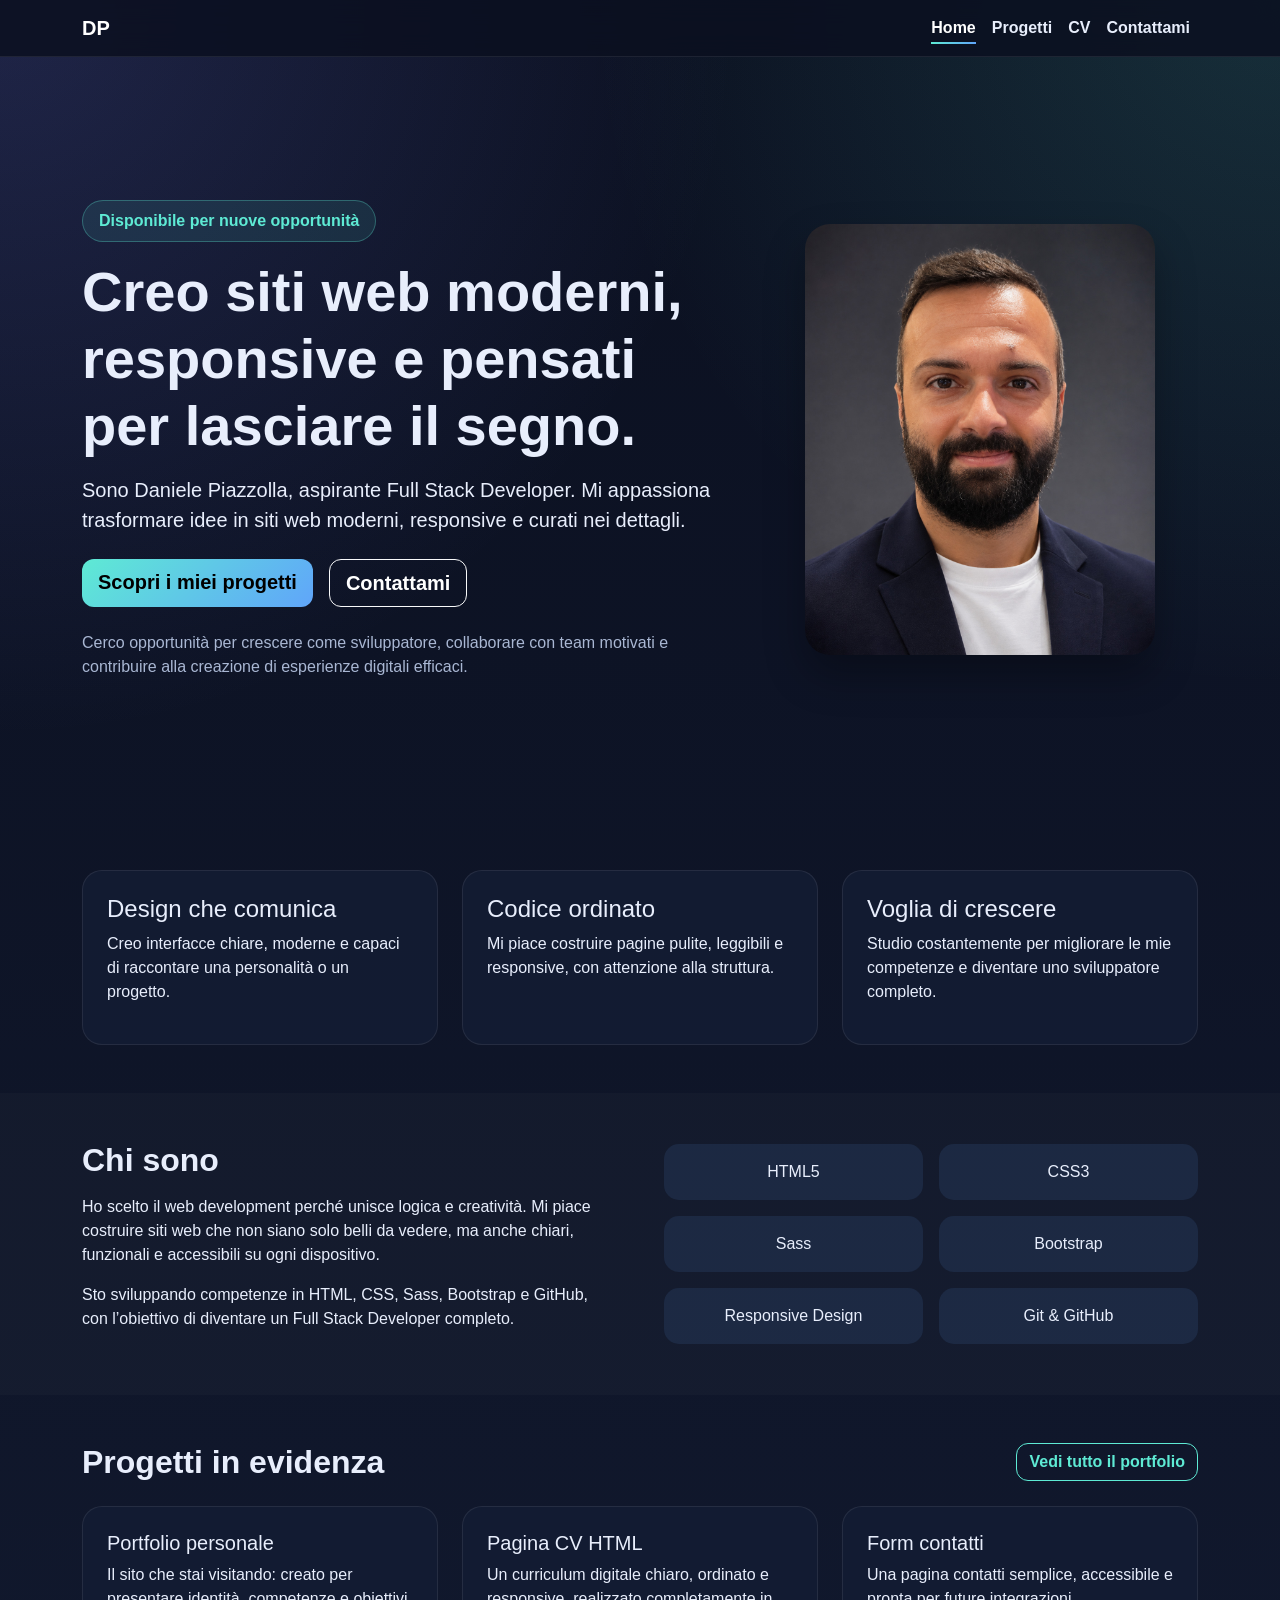
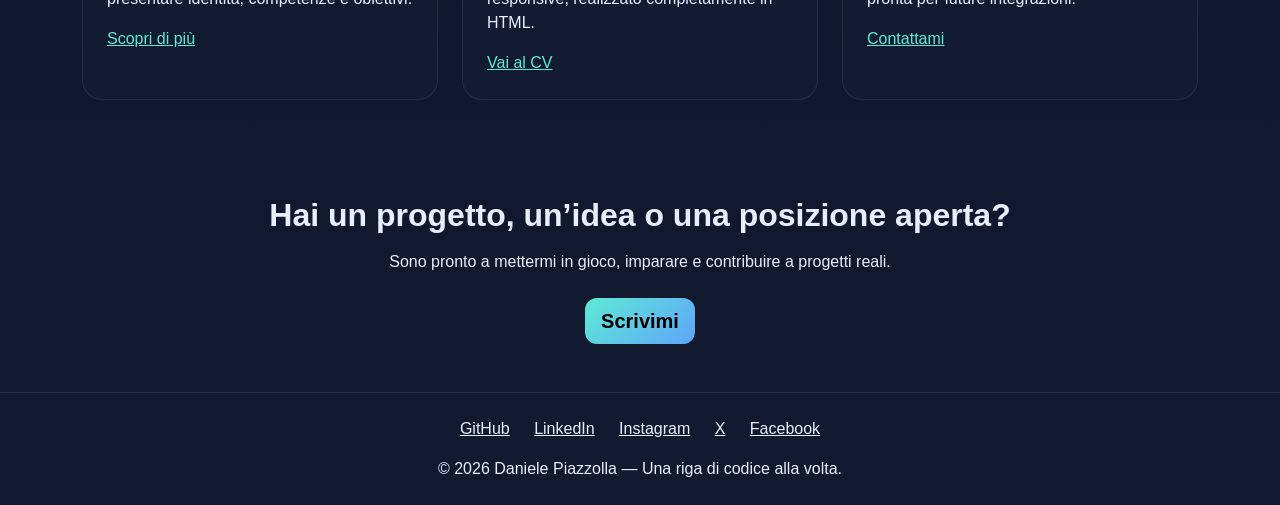
<file: index.html>
<!DOCTYPE html>
<html lang="it">
<head>
  <meta charset="UTF-8">
  <meta name="viewport" content="width=device-width, initial-scale=1.0">
  <title>Daniele Piazzolla | Junior Full Stack Developer</title>
  <meta name="description" content="Portfolio personale di Daniele Piazzolla, aspirante Full Stack Developer. Scopri progetti, CV e contatti.">

  <meta property="og:title" content="Daniele Piazzolla | Junior Full Stack Developer">
  <meta property="og:description" content="Portfolio personale con progetti, CV e contatti.">
  <meta property="og:type" content="website">
  <meta property="og:url" content="https://dlp18.github.io/My-repository/">
  <meta property="og:image" content="assets/img/profile.jpg">

  <link rel="icon" type="image/png" href="assets/img/favicon.png">
  <link href="https://cdn.jsdelivr.net/npm/bootstrap@5.3.8/dist/css/bootstrap.min.css" rel="stylesheet">
  <link rel="stylesheet" href="assets/css/style.css">
</head>

<body>
  <header class="sticky-top">
    <nav class="navbar navbar-expand-lg custom-navbar">
      <div class="container">
        <a class="navbar-brand fw-bold" href="index.html">DP</a>

        <button class="navbar-toggler" type="button" data-bs-toggle="collapse" data-bs-target="#mainMenu">
          <span class="navbar-toggler-icon"></span>
        </button>

        <div class="collapse navbar-collapse" id="mainMenu">
          <ul class="navbar-nav ms-auto">
            <li class="nav-item"><a class="nav-link active" href="index.html">Home</a></li>
            <li class="nav-item"><a class="nav-link" href="progetti.html">Progetti</a></li>
            <li class="nav-item"><a class="nav-link" href="cv.html">CV</a></li>
            <li class="nav-item"><a class="nav-link" href="contattami.html">Contattami</a></li>
          </ul>
        </div>
      </div>
    </nav>
  </header>

  <main>
    <section class="hero py-5">
      <div class="container">
        <div class="row align-items-center g-5">
          <div class="col-lg-7">
            <span class="hero-badge d-inline-block mb-3">Disponibile per nuove opportunità</span>

            <h1 class="display-4 fw-bold mb-3">
              Creo siti web moderni, responsive e pensati per lasciare il segno.
            </h1>

            <p class="lead mb-4">
              Sono Daniele Piazzolla, aspirante Full Stack Developer.
              Mi appassiona trasformare idee in siti web moderni, responsive e curati nei dettagli.
            </p>

            <div class="d-flex flex-wrap gap-3 mb-4">
              <a href="progetti.html" class="btn btn-primary btn-lg">Scopri i miei progetti</a>
              <a href="contattami.html" class="btn btn-outline-light btn-lg">Contattami</a>
            </div>

            <p class="hero-note mb-0">
              Cerco opportunità per crescere come sviluppatore, collaborare con team motivati
              e contribuire alla creazione di esperienze digitali efficaci.
            </p>
          </div>

          <div class="col-lg-5 text-center">
            <img src="assets/img/profile.jpg" alt="Foto profilo di Daniele Piazzolla" class="img-fluid profile-img">
          </div>
        </div>
      </div>
    </section>

    <section class="py-5">
      <div class="container">
        <div class="row g-4">
          <div class="col-md-4">
            <article class="feature-card h-100">
              <h2 class="h4">Design che comunica</h2>
              <p>Creo interfacce chiare, moderne e capaci di raccontare una personalità o un progetto.</p>
            </article>
          </div>

          <div class="col-md-4">
            <article class="feature-card h-100">
              <h2 class="h4">Codice ordinato</h2>
              <p>Mi piace costruire pagine pulite, leggibili e responsive, con attenzione alla struttura.</p>
            </article>
          </div>

          <div class="col-md-4">
            <article class="feature-card h-100">
              <h2 class="h4">Voglia di crescere</h2>
              <p>Studio costantemente per migliorare le mie competenze e diventare uno sviluppatore completo.</p>
            </article>
          </div>
        </div>
      </div>
    </section>

    <section class="py-5 section-alt">
      <div class="container">
        <div class="row g-5 align-items-center">
          <div class="col-lg-6">
            <h2 class="section-title mb-3">Chi sono</h2>

            <p>
              Ho scelto il web development perché unisce logica e creatività.
              Mi piace costruire siti web che non siano solo belli da vedere,
              ma anche chiari, funzionali e accessibili su ogni dispositivo.
            </p>

            <p>
              Sto sviluppando competenze in HTML, CSS, Sass, Bootstrap e GitHub,
              con l’obiettivo di diventare un Full Stack Developer completo.
            </p>
          </div>

          <div class="col-lg-6">
            <div class="skills-grid">
              <div class="skill-card">HTML5</div>
              <div class="skill-card">CSS3</div>
              <div class="skill-card">Sass</div>
              <div class="skill-card">Bootstrap</div>
              <div class="skill-card">Responsive Design</div>
              <div class="skill-card">Git & GitHub</div>
            </div>
          </div>
        </div>
      </div>
    </section>

    <section class="py-5">
      <div class="container">
        <div class="d-flex justify-content-between align-items-center flex-wrap gap-3 mb-4">
          <h2 class="section-title m-0">Progetti in evidenza</h2>
          <a href="progetti.html" class="btn btn-outline-info">Vedi tutto il portfolio</a>
        </div>

        <div class="row g-4">
          <div class="col-lg-4 col-md-6">
            <article class="project-card h-100">
              <h3 class="h5">Portfolio personale</h3>
              <p>Il sito che stai visitando: creato per presentare identità, competenze e obiettivi.</p>
              <a href="progetti.html">Scopri di più</a>
            </article>
          </div>

          <div class="col-lg-4 col-md-6">
            <article class="project-card h-100">
              <h3 class="h5">Pagina CV HTML</h3>
              <p>Un curriculum digitale chiaro, ordinato e responsive, realizzato completamente in HTML.</p>
              <a href="cv.html">Vai al CV</a>
            </article>
          </div>

          <div class="col-lg-4 col-md-6">
            <article class="project-card h-100">
              <h3 class="h5">Form contatti</h3>
              <p>Una pagina contatti semplice, accessibile e pronta per future integrazioni.</p>
              <a href="contattami.html">Contattami</a>
            </article>
          </div>
        </div>
      </div>
    </section>

    <section class="py-5 cta-section">
      <div class="container text-center">
        <h2 class="section-title mb-3">Hai un progetto, un’idea o una posizione aperta?</h2>
        <p class="mb-4">Sono pronto a mettermi in gioco, imparare e contribuire a progetti reali.</p>
        <a href="contattami.html" class="btn btn-primary btn-lg">Scrivimi</a>
      </div>
    </section>
  </main>

  <footer class="py-4">
    <div class="container text-center">
      <div class="footer-links mb-3">
        <a href="https://github.com/Dlp18/My-repository" target="_blank" rel="noopener noreferrer">GitHub</a>
        <a href="https://www.linkedin.com/in/daniele-piazzolla/" target="_blank" rel="noopener noreferrer">LinkedIn</a>
        <a href="https://www.instagram.com/danielepiazzolla/" target="_blank" rel="noopener noreferrer">Instagram</a>
        <a href="https://x.com/Dlp183" target="_blank" rel="noopener noreferrer">X</a>
        <a href="https://www.facebook.com/profile.php?id=100078864397803" target="_blank" rel="noopener noreferrer">Facebook</a>
      </div>
      <p class="mb-0">© 2026 Daniele Piazzolla — Una riga di codice alla volta.</p>
    </div>
  </footer>

  <script src="https://cdn.jsdelivr.net/npm/bootstrap@5.3.8/dist/js/bootstrap.bundle.min.js"></script>
</body>
</html>
</file>
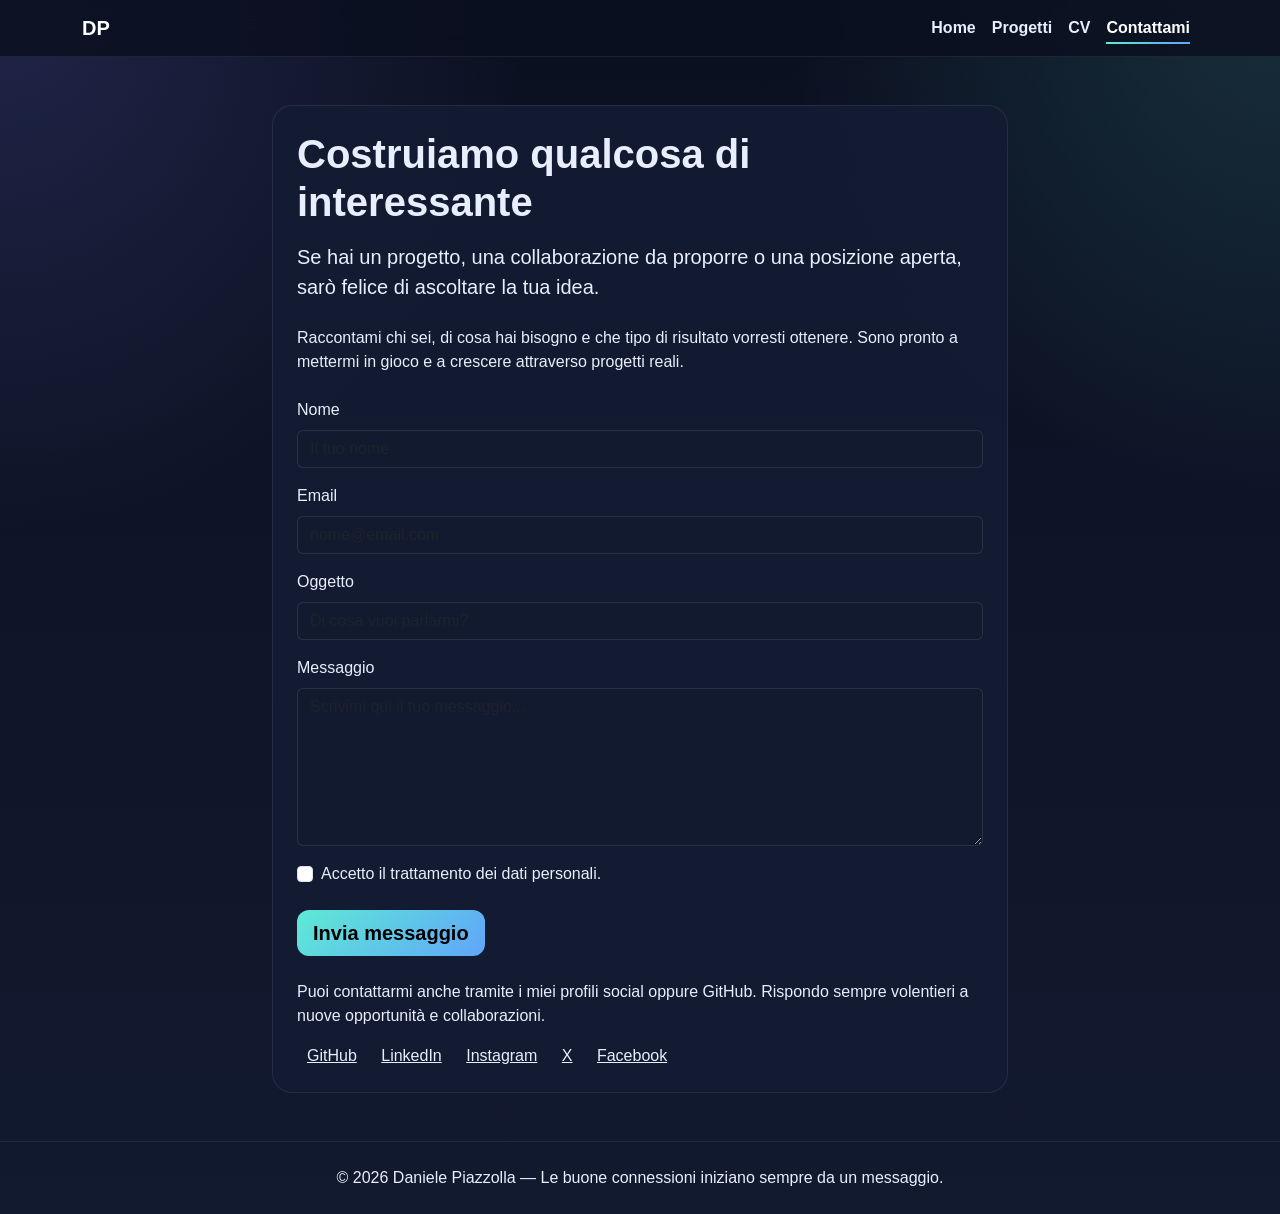
<file: contattami.html>
<!DOCTYPE html>
<html lang="it">
<head>
  <meta charset="UTF-8">
  <meta name="viewport" content="width=device-width, initial-scale=1.0">
  <title>Contattami | Daniele Piazzolla</title>
  <meta name="description" content="Contatta Daniele Piazzolla per collaborazioni, progetti web o opportunità junior developer.">

  <link rel="icon" type="image/png" href="assets/img/favicon.png">
  <link href="https://cdn.jsdelivr.net/npm/bootstrap@5.3.8/dist/css/bootstrap.min.css" rel="stylesheet">
  <link rel="stylesheet" href="assets/css/style.css">
</head>

<body>
  <header class="sticky-top">
    <nav class="navbar navbar-expand-lg custom-navbar">
      <div class="container">
        <a class="navbar-brand fw-bold" href="index.html">DP</a>

        <button class="navbar-toggler" type="button" data-bs-toggle="collapse" data-bs-target="#mainMenu">
          <span class="navbar-toggler-icon"></span>
        </button>

        <div class="collapse navbar-collapse" id="mainMenu">
          <ul class="navbar-nav ms-auto">
            <li class="nav-item"><a class="nav-link" href="index.html">Home</a></li>
            <li class="nav-item"><a class="nav-link" href="progetti.html">Progetti</a></li>
            <li class="nav-item"><a class="nav-link" href="cv.html">CV</a></li>
            <li class="nav-item"><a class="nav-link active" href="contattami.html">Contattami</a></li>
          </ul>
        </div>
      </div>
    </nav>
  </header>

  <main class="py-5">
    <div class="container">
      <section class="row justify-content-center">
        <div class="col-lg-8">
          <div class="contact-card">
            <h1 class="display-6 fw-bold mb-3">Costruiamo qualcosa di interessante</h1>

            <p class="lead mb-4">
              Se hai un progetto, una collaborazione da proporre o una posizione aperta,
              sarò felice di ascoltare la tua idea.
            </p>

            <p class="mb-4">
              Raccontami chi sei, di cosa hai bisogno e che tipo di risultato vorresti ottenere.
              Sono pronto a mettermi in gioco e a crescere attraverso progetti reali.
            </p>

            <form action="#" method="post" class="contact-form">
              <div class="mb-3">
                <label for="name" class="form-label">Nome</label>
                <input type="text" id="name" name="name" class="form-control" placeholder="Il tuo nome" required>
              </div>

              <div class="mb-3">
                <label for="email" class="form-label">Email</label>
                <input type="email" id="email" name="email" class="form-control" placeholder="nome@email.com" required>
              </div>

              <div class="mb-3">
                <label for="subject" class="form-label">Oggetto</label>
                <input type="text" id="subject" name="subject" class="form-control" placeholder="Di cosa vuoi parlarmi?" required>
              </div>

              <div class="mb-3">
                <label for="message" class="form-label">Messaggio</label>
                <textarea id="message" name="message" rows="6" class="form-control" placeholder="Scrivimi qui il tuo messaggio..." required></textarea>
              </div>

              <div class="form-check mb-4">
                <input class="form-check-input" type="checkbox" id="privacy" required>
                <label class="form-check-label" for="privacy">
                  Accetto il trattamento dei dati personali.
                </label>
              </div>

              <button type="submit" class="btn btn-primary btn-lg">Invia messaggio</button>
            </form>

            <p class="mt-4">
              Puoi contattarmi anche tramite i miei profili social oppure GitHub.
              Rispondo sempre volentieri a nuove opportunità e collaborazioni.
            </p>

            <div class="footer-links mt-3">
              <a href="https://github.com/Dlp18/My-repository" target="_blank">GitHub</a>
              <a href="https://www.linkedin.com/in/daniele-piazzolla/" target="_blank">LinkedIn</a>
              <a href="https://www.instagram.com/danielepiazzolla/" target="_blank">Instagram</a>
              <a href="https://x.com/Dlp183" target="_blank">X</a>
              <a href="https://www.facebook.com/profile.php?id=100078864397803" target="_blank">Facebook</a>
            </div>
          </div>
        </div>
      </section>
    </div>
  </main>

  <footer class="py-4">
    <div class="container text-center">
      <p class="mb-0">© 2026 Daniele Piazzolla — Le buone connessioni iniziano sempre da un messaggio.</p>
    </div>
  </footer>

  <script src="https://cdn.jsdelivr.net/npm/bootstrap@5.3.8/dist/js/bootstrap.bundle.min.js"></script>
</body>
</html>
</file>
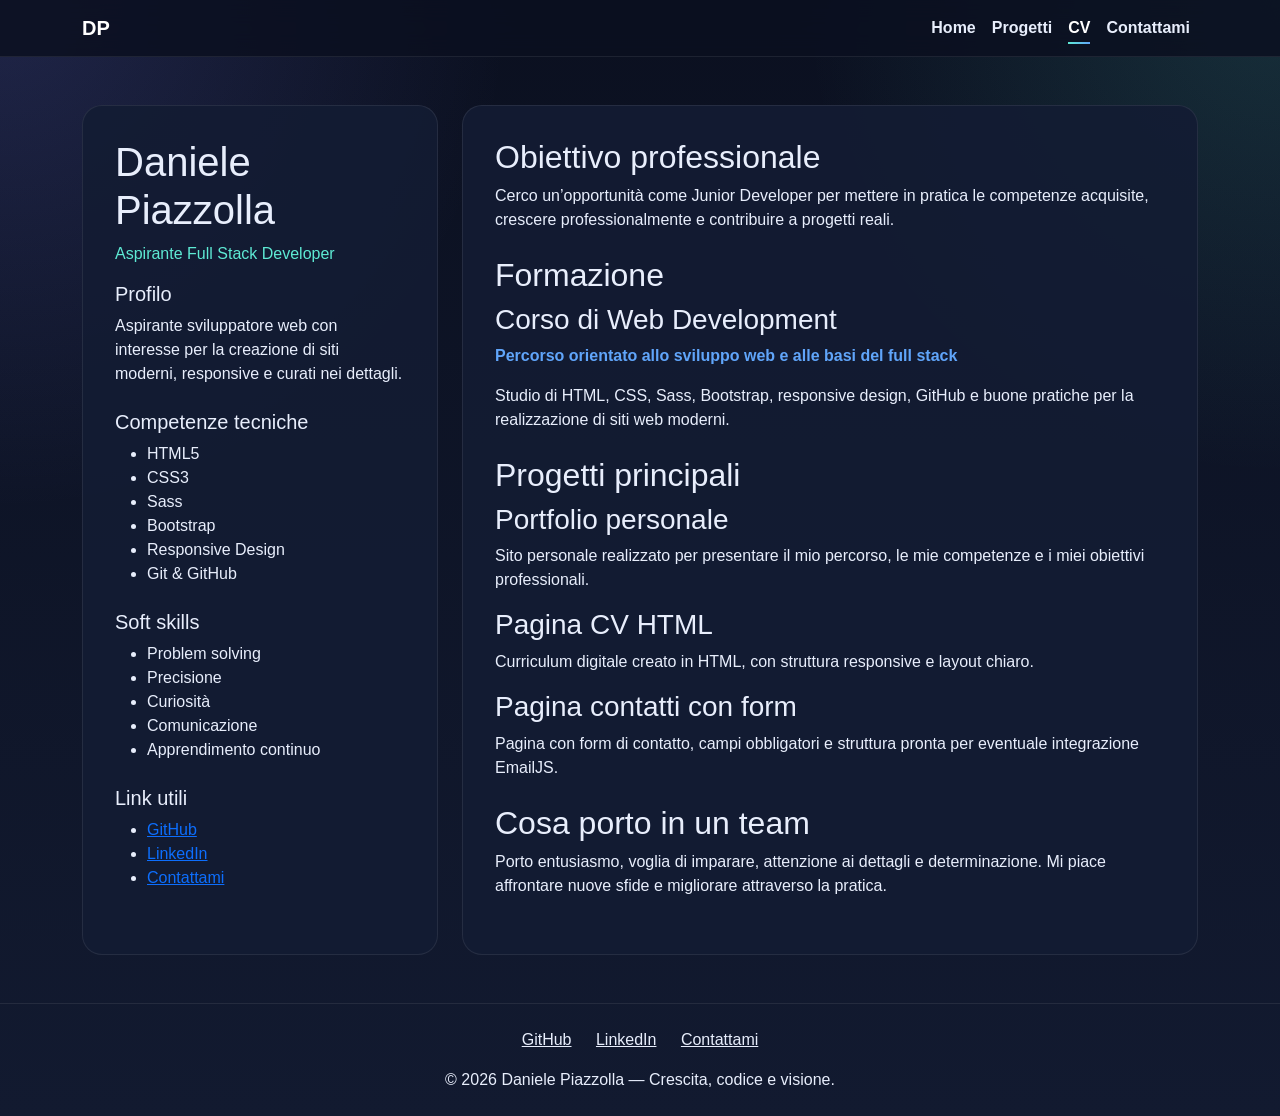
<file: cv.html>
<!DOCTYPE html>
<html lang="it">
<head>
  <meta charset="UTF-8">
  <meta name="viewport" content="width=device-width, initial-scale=1.0">
  <title>CV | Daniele Piazzolla</title>
  <meta name="description" content="Curriculum Vitae in HTML di Daniele Piazzolla, aspirante Full Stack Developer.">

  <link rel="icon" type="image/png" href="assets/img/favicon.png">
  <link href="https://cdn.jsdelivr.net/npm/bootstrap@5.3.8/dist/css/bootstrap.min.css" rel="stylesheet">
  <link rel="stylesheet" href="assets/css/style.css">
</head>

<body>
  <header class="sticky-top">
    <nav class="navbar navbar-expand-lg custom-navbar">
      <div class="container">
        <a class="navbar-brand fw-bold" href="index.html">DP</a>

        <button class="navbar-toggler" type="button" data-bs-toggle="collapse" data-bs-target="#mainMenu">
          <span class="navbar-toggler-icon"></span>
        </button>

        <div class="collapse navbar-collapse" id="mainMenu">
          <ul class="navbar-nav ms-auto">
            <li class="nav-item"><a class="nav-link" href="index.html">Home</a></li>
            <li class="nav-item"><a class="nav-link" href="progetti.html">Progetti</a></li>
            <li class="nav-item"><a class="nav-link active" href="cv.html">CV</a></li>
            <li class="nav-item"><a class="nav-link" href="contattami.html">Contattami</a></li>
          </ul>
        </div>
      </div>
    </nav>
  </header>

  <main class="py-5">
    <div class="container">
      <section class="cv-wrapper">
        <div class="row g-4">
          <div class="col-lg-4">
            <aside class="cv-sidebar h-100">
              <h1 class="mb-2">Daniele Piazzolla</h1>
              <p class="cv-role">Aspirante Full Stack Developer</p>

              <div class="cv-block">
                <h2 class="h5">Profilo</h2>
                <p>
                  Aspirante sviluppatore web con interesse per la creazione di siti moderni,
                  responsive e curati nei dettagli.
                </p>
              </div>

              <div class="cv-block">
                <h2 class="h5">Competenze tecniche</h2>
                <ul>
                  <li>HTML5</li>
                  <li>CSS3</li>
                  <li>Sass</li>
                  <li>Bootstrap</li>
                  <li>Responsive Design</li>
                  <li>Git & GitHub</li>
                </ul>
              </div>

              <div class="cv-block">
                <h2 class="h5">Soft skills</h2>
                <ul>
                  <li>Problem solving</li>
                  <li>Precisione</li>
                  <li>Curiosità</li>
                  <li>Comunicazione</li>
                  <li>Apprendimento continuo</li>
                </ul>
              </div>

              <div class="cv-block">
                <h2 class="h5">Link utili</h2>
                <ul>
                  <li><a href="https://github.com/Dlp18/My-repository" target="_blank">GitHub</a></li>
                  <li><a href="https://www.linkedin.com/in/daniele-piazzolla/" target="_blank">LinkedIn</a></li>
                  <li><a href="contattami.html">Contattami</a></li>
                </ul>
              </div>
            </aside>
          </div>

          <div class="col-lg-8">
            <section class="cv-main h-100">
              <div class="cv-block">
                <h2>Obiettivo professionale</h2>
                <p>
                  Cerco un’opportunità come Junior Developer per mettere in pratica le competenze acquisite,
                  crescere professionalmente e contribuire a progetti reali.
                </p>
              </div>

              <div class="cv-block">
                <h2>Formazione</h2>
                <article class="cv-item">
                  <h3>Corso di Web Development</h3>
                  <p class="cv-meta">Percorso orientato allo sviluppo web e alle basi del full stack</p>
                  <p>
                    Studio di HTML, CSS, Sass, Bootstrap, responsive design, GitHub e buone pratiche
                    per la realizzazione di siti web moderni.
                  </p>
                </article>
              </div>

              <div class="cv-block">
                <h2>Progetti principali</h2>

                <article class="cv-item">
                  <h3>Portfolio personale</h3>
                  <p>
                    Sito personale realizzato per presentare il mio percorso, le mie competenze
                    e i miei obiettivi professionali.
                  </p>
                </article>

                <article class="cv-item">
                  <h3>Pagina CV HTML</h3>
                  <p>
                    Curriculum digitale creato in HTML, con struttura responsive e layout chiaro.
                  </p>
                </article>

                <article class="cv-item">
                  <h3>Pagina contatti con form</h3>
                  <p>
                    Pagina con form di contatto, campi obbligatori e struttura pronta per eventuale integrazione EmailJS.
                  </p>
                </article>
              </div>

              <div class="cv-block">
                <h2>Cosa porto in un team</h2>
                <p>
                  Porto entusiasmo, voglia di imparare, attenzione ai dettagli e determinazione.
                  Mi piace affrontare nuove sfide e migliorare attraverso la pratica.
                </p>
              </div>
            </section>
          </div>
        </div>
      </section>
    </div>
  </main>

  <footer class="py-4">
    <div class="container text-center">
      <div class="footer-links mb-3">
        <a href="https://github.com/Dlp18/My-repository" target="_blank">GitHub</a>
        <a href="https://www.linkedin.com/in/daniele-piazzolla/" target="_blank">LinkedIn</a>
        <a href="contattami.html">Contattami</a>
      </div>
      <p class="mb-0">© 2026 Daniele Piazzolla — Crescita, codice e visione.</p>
    </div>
  </footer>

  <script src="https://cdn.jsdelivr.net/npm/bootstrap@5.3.8/dist/js/bootstrap.bundle.min.js"></script>
</body>
</html>
</file>
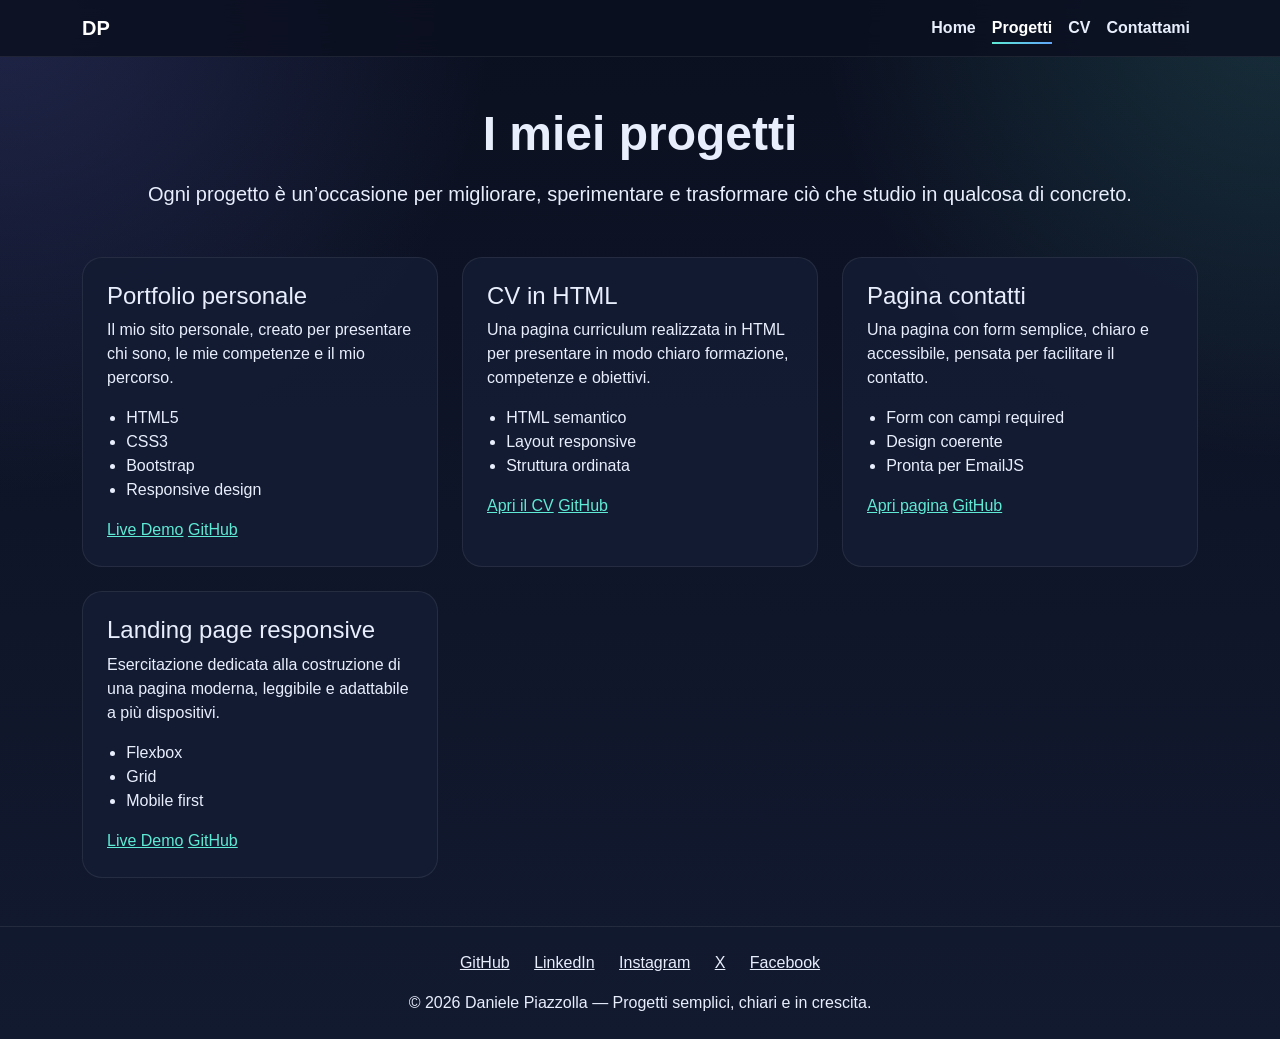
<file: progetti.html>
<!DOCTYPE html>
<html lang="it">
<head>
  <meta charset="UTF-8">
  <meta name="viewport" content="width=device-width, initial-scale=1.0">
  <title>Progetti | Daniele Piazzolla</title>
  <meta name="description" content="Progetti web di Daniele Piazzolla: portfolio, CV HTML, form contatti e layout responsive.">

  <link rel="icon" type="image/png" href="assets/img/favicon.png">
  <link href="https://cdn.jsdelivr.net/npm/bootstrap@5.3.8/dist/css/bootstrap.min.css" rel="stylesheet">
  <link rel="stylesheet" href="assets/css/style.css">
</head>

<body>
  <header class="sticky-top">
    <nav class="navbar navbar-expand-lg custom-navbar">
      <div class="container">
        <a class="navbar-brand fw-bold" href="index.html">DP</a>

        <button class="navbar-toggler" type="button" data-bs-toggle="collapse" data-bs-target="#mainMenu">
          <span class="navbar-toggler-icon"></span>
        </button>

        <div class="collapse navbar-collapse" id="mainMenu">
          <ul class="navbar-nav ms-auto">
            <li class="nav-item"><a class="nav-link" href="index.html">Home</a></li>
            <li class="nav-item"><a class="nav-link active" href="progetti.html">Progetti</a></li>
            <li class="nav-item"><a class="nav-link" href="cv.html">CV</a></li>
            <li class="nav-item"><a class="nav-link" href="contattami.html">Contattami</a></li>
          </ul>
        </div>
      </div>
    </nav>
  </header>

  <main class="py-5">
    <div class="container">
      <section class="mb-5 text-center">
        <h1 class="display-5 fw-bold mb-3">I miei progetti</h1>
        <p class="lead page-intro mx-auto">
          Ogni progetto è un’occasione per migliorare, sperimentare e trasformare ciò che studio
          in qualcosa di concreto.
        </p>
      </section>

      <section class="row g-4">
        <div class="col-lg-4 col-md-6">
          <article class="project-card h-100">
            <h2 class="h4">Portfolio personale</h2>
            <p>
              Il mio sito personale, creato per presentare chi sono, le mie competenze e il mio percorso.
            </p>
            <ul>
              <li>HTML5</li>
              <li>CSS3</li>
              <li>Bootstrap</li>
              <li>Responsive design</li>
            </ul>
            <div class="project-links">
              <a href="index.html">Live Demo</a>
              <a href="https://github.com/Dlp18/My-repository" target="_blank">GitHub</a>
            </div>
          </article>
        </div>

        <div class="col-lg-4 col-md-6">
          <article class="project-card h-100">
            <h2 class="h4">CV in HTML</h2>
            <p>
              Una pagina curriculum realizzata in HTML per presentare in modo chiaro formazione,
              competenze e obiettivi.
            </p>
            <ul>
              <li>HTML semantico</li>
              <li>Layout responsive</li>
              <li>Struttura ordinata</li>
            </ul>
            <div class="project-links">
              <a href="cv.html">Apri il CV</a>
              <a href="https://github.com/Dlp18/My-repository" target="_blank">GitHub</a>
            </div>
          </article>
        </div>

        <div class="col-lg-4 col-md-6">
          <article class="project-card h-100">
            <h2 class="h4">Pagina contatti</h2>
            <p>
              Una pagina con form semplice, chiaro e accessibile, pensata per facilitare il contatto.
            </p>
            <ul>
              <li>Form con campi required</li>
              <li>Design coerente</li>
              <li>Pronta per EmailJS</li>
            </ul>
            <div class="project-links">
              <a href="contattami.html">Apri pagina</a>
              <a href="https://github.com/Dlp18/My-repository" target="_blank">GitHub</a>
            </div>
          </article>
        </div>

        <div class="col-lg-4 col-md-6">
          <article class="project-card h-100">
            <h2 class="h4">Landing page responsive</h2>
            <p>
              Esercitazione dedicata alla costruzione di una pagina moderna, leggibile e adattabile a più dispositivi.
            </p>
            <ul>
              <li>Flexbox</li>
              <li>Grid</li>
              <li>Mobile first</li>
            </ul>
            <div class="project-links">
              <a href="#">Live Demo</a>
              <a href="https://github.com/Dlp18/My-repository" target="_blank">GitHub</a>
            </div>
          </article>
        </div>
      </section>
    </div>
  </main>

  <footer class="py-4">
    <div class="container text-center">
      <div class="footer-links mb-3">
        <a href="https://github.com/Dlp18/My-repository" target="_blank">GitHub</a>
        <a href="https://www.linkedin.com/in/daniele-piazzolla/" target="_blank">LinkedIn</a>
        <a href="https://www.instagram.com/danielepiazzolla/" target="_blank">Instagram</a>
        <a href="https://x.com/Dlp183" target="_blank">X</a>
        <a href="https://www.facebook.com/profile.php?id=100078864397803" target="_blank">Facebook</a>
      </div>
      <p class="mb-0">© 2026 Daniele Piazzolla — Progetti semplici, chiari e in crescita.</p>
    </div>
  </footer>

  <script src="https://cdn.jsdelivr.net/npm/bootstrap@5.3.8/dist/js/bootstrap.bundle.min.js"></script>
</body>
</html>
</file>
<file: assets/css/style.css>
/* RESET */
* {
  box-sizing: border-box;
}

body {
  margin: 0;
  font-family: Arial, Helvetica, sans-serif;
  color: #e8eefc;
  background:
    radial-gradient(circle at top left, rgba(124, 131, 253, 0.18), transparent 30%),
    radial-gradient(circle at top right, rgba(94, 234, 212, 0.14), transparent 28%),
    linear-gradient(180deg, #0b1020 0%, #121a30 100%);
}

/* ===== NAVBAR ===== */
.custom-navbar {
  background: rgba(11, 16, 32, 0.85);
  backdrop-filter: blur(12px);
  border-bottom: 1px solid rgba(255,255,255,0.08);
}

/* LOGO */
.custom-navbar .navbar-brand {
  color: white;
  font-weight: bold;
  transition: 0.3s;
}

.custom-navbar .navbar-brand:hover {
  color: #5eead4;
}

/* LINK */
.custom-navbar .nav-link {
  color: #e8eefc;
  font-weight: 600;
  position: relative;
  transition: 0.3s;
}

.custom-navbar .nav-link:hover {
  color: #5eead4;
}

.custom-navbar .nav-link.active {
  color: white;
}

/* LINEA ANIMATA */
.custom-navbar .nav-link::after {
  content: "";
  position: absolute;
  left: 8px;
  bottom: 4px;
  width: calc(100% - 16px);
  height: 2px;
  background: linear-gradient(90deg, #5eead4, #60a5fa);
  transform: scaleX(0);
  transition: 0.3s;
}

.custom-navbar .nav-link:hover::after,
.custom-navbar .nav-link.active::after {
  transform: scaleX(1);
}

/* ===== HERO ===== */
.hero {
  min-height: 85vh;
  display: flex;
  align-items: center;
}

.hero-badge {
  background: rgba(94, 234, 212, 0.1);
  border: 1px solid rgba(94, 234, 212, 0.3);
  padding: 8px 16px;
  border-radius: 999px;
  color: #5eead4;
  font-weight: bold;
}

.hero-note {
  color: #a9b7d3;
}

.profile-img {
  max-width: 350px;
  border-radius: 25px;
  box-shadow: 0 20px 40px rgba(0,0,0,0.3);
  transition: 0.3s;
}

.profile-img:hover {
  transform: translateY(-5px);
}

/* ===== SEZIONI ===== */
.section-alt {
  background: rgba(255,255,255,0.02);
}

.section-title {
  font-weight: 700;
}

/* ===== CARD ===== */
.feature-card,
.project-card,
.contact-card,
.cv-sidebar,
.cv-main {
  background: rgba(19, 28, 51, 0.9);
  border: 1px solid rgba(255,255,255,0.08);
  border-radius: 20px;
  padding: 1.5rem;
  transition: 0.3s;
}

.feature-card:hover,
.project-card:hover {
  transform: translateY(-5px);
  box-shadow: 0 20px 40px rgba(0,0,0,0.3);
}

/* ===== SKILLS ===== */
.skills-grid {
  display: grid;
  grid-template-columns: repeat(2, 1fr);
  gap: 1rem;
}

.skill-card {
  background: rgba(96, 165, 250, 0.1);
  padding: 1rem;
  text-align: center;
  border-radius: 15px;
  transition: 0.3s;
}

.skill-card:hover {
  background: rgba(96, 165, 250, 0.2);
}

/* ===== BOTTONI ===== */
.btn {
  border-radius: 12px;
  font-weight: bold;
  transition: 0.3s;
}

.btn-primary {
  background: linear-gradient(135deg, #5eead4, #60a5fa);
  border: none;
  color: #000;
}

.btn-primary:hover {
  transform: translateY(-2px);
  filter: brightness(1.1);
}

.btn-outline-light {
  color: white;
}

.btn-outline-light:hover {
  background: rgba(255,255,255,0.1);
}

.btn-outline-info {
  border-color: #5eead4;
  color: #5eead4;
}

.btn-outline-info:hover {
  background: rgba(94, 234, 212, 0.1);
}

/* ===== PROGETTI ===== */
.project-card ul {
  padding-left: 1.2rem;
}

.project-card a {
  color: #5eead4;
}

.project-card a:hover {
  color: white;
}

/* ===== FORM ===== */
.form-control {
  background: #121a30;
  border: 1px solid rgba(255,255,255,0.1);
  color: white;
}

.form-control:focus {
  border-color: #5eead4;
  box-shadow: 0 0 0 0.2rem rgba(94, 234, 212, 0.2);
}

/* ===== FOOTER ===== */
footer {
  border-top: 1px solid rgba(255,255,255,0.08);
  text-align: center;
}

.footer-links a {
  margin: 0 10px;
  color: #e8eefc;
}

.footer-links a:hover {
  color: #5eead4;
}

/* ===== CV ===== */
.cv-sidebar,
.cv-main {
  padding: 2rem;
}

.cv-role {
  color: #5eead4;
}

.cv-block {
  margin-bottom: 1.5rem;
}

.cv-meta {
  color: #60a5fa;
  font-weight: bold;
}

/* ===== RESPONSIVE ===== */
@media (max-width: 768px) {
  .skills-grid {
    grid-template-columns: 1fr;
  }

  .hero {
    text-align: center;
  }

  .btn {
    width: 100%;
  }
}
</file>
